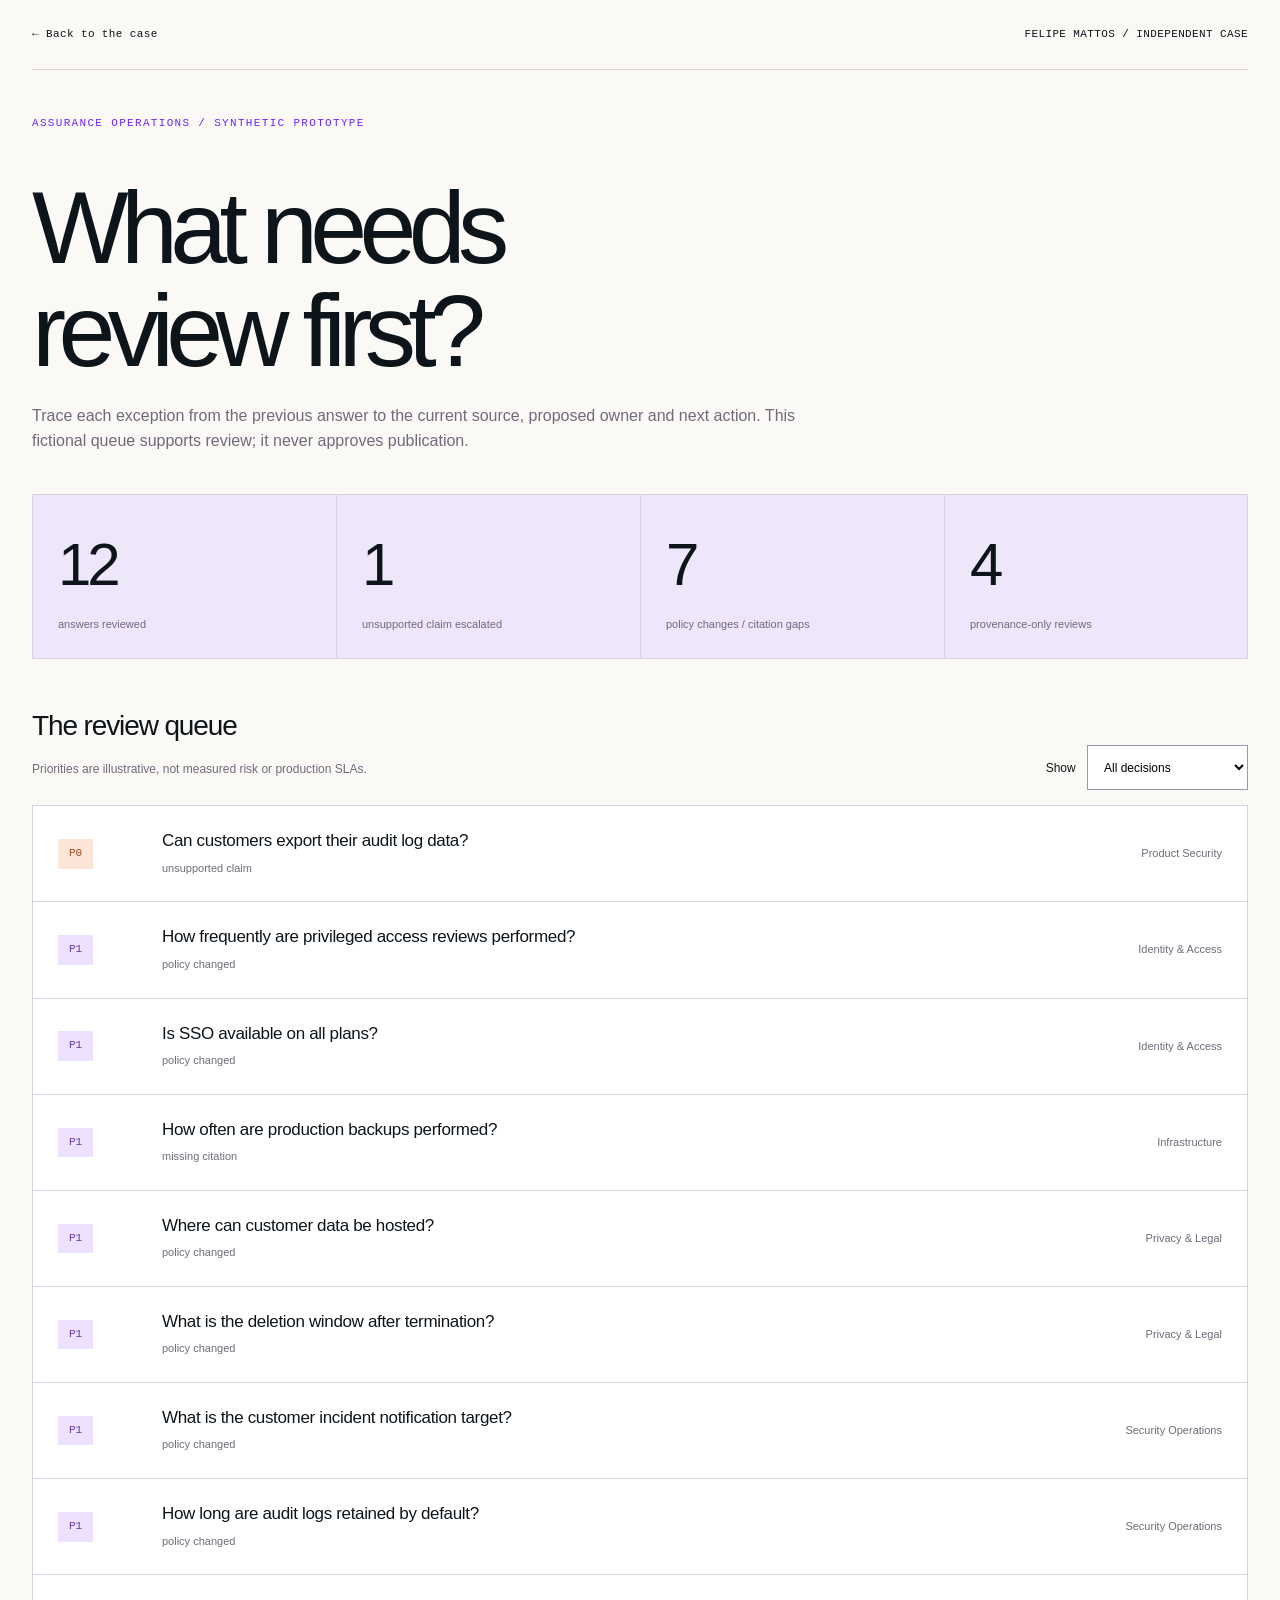
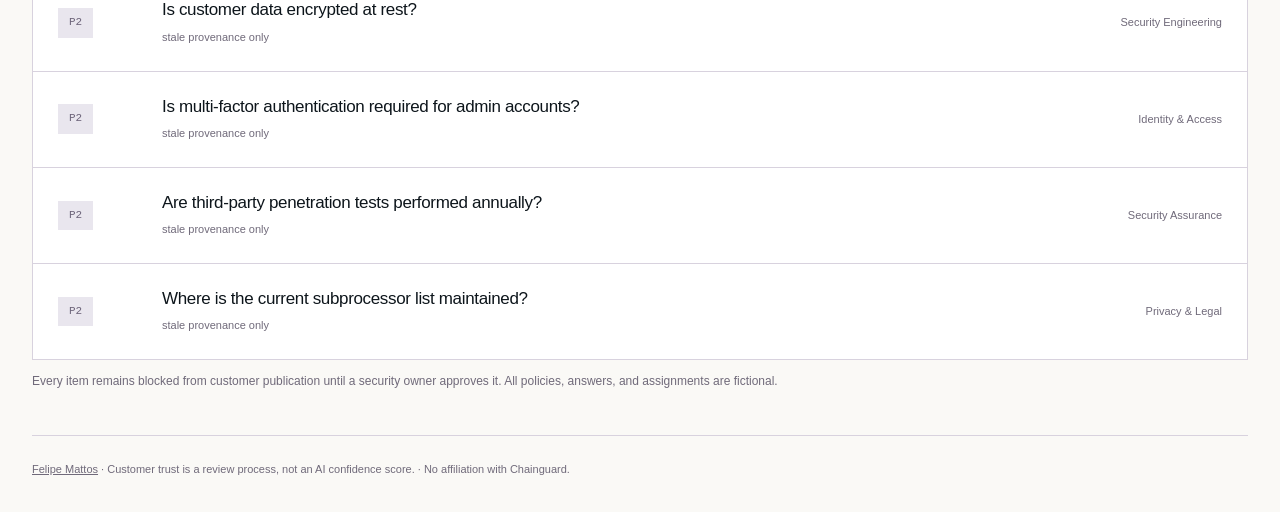
<file: review-queue.html>
<!doctype html><html lang="en"><head><meta charset="utf-8"><meta name="viewport" content="width=device-width,initial-scale=1"><meta name="description" content="A fictional security assurance change-impact triage board, built by Felipe Mattos."><title>Review Queue — Can We Still Trust This Answer?</title><style>
:root{--bg:#f4f5f2;--ink:#18261f;--quiet:#536357;--line:#d5ded6;--accent:#164a36;--warn:#9e4326}*{box-sizing:border-box}body{margin:0;background:var(--bg);color:var(--ink);font:16px/1.55 system-ui,-apple-system,Segoe UI,sans-serif}a{color:inherit}.wrap{max-width:1100px;margin:auto;padding:0 22px}header{padding:25px 0;display:flex;align-items:center;justify-content:space-between;border-bottom:1px solid var(--line);gap:20px;font-size:13px}h1{font-size:clamp(44px,7vw,82px);letter-spacing:-.065em;line-height:1;margin:48px 0 22px}h2{font-size:24px;letter-spacing:-.04em}p{max-width:720px;color:var(--quiet)}.kicker{font-size:12px;font-weight:750;letter-spacing:.12em;text-transform:uppercase;color:var(--accent)}.stats{display:grid;grid-template-columns:repeat(4,1fr);gap:12px;margin:34px 0}.stat{background:white;padding:20px;border:1px solid var(--line)}.stat b{display:block;font-size:39px;letter-spacing:-.06em}.stat span{font-size:12px;color:var(--quiet)}.controls{display:flex;align-items:center;justify-content:space-between;gap:12px;flex-wrap:wrap;margin:35px 0 15px}select{background:white;border:1px solid var(--line);padding:12px;font:inherit;max-width:100%}.item{border:1px solid var(--line);background:white;margin-bottom:10px}.item summary{cursor:pointer;list-style:none;padding:20px;display:grid;grid-template-columns:85px 1fr auto;gap:18px;align-items:center}.item summary::-webkit-details-marker{display:none}.pill{background:#e7eee9;color:var(--accent);border-radius:99px;padding:5px 8px;font-size:12px;font-weight:750;width:max-content}.p0{background:#ffebe5;color:#922f1c}.p1{background:#fef2e2;color:#814b12}.item h3{font-size:16px;margin:0}.item summary small{color:var(--quiet)}.content{border-top:1px solid var(--line);padding:16px 20px 22px;display:grid;grid-template-columns:1fr 1fr;gap:16px}.content strong{font-size:12px;text-transform:uppercase;letter-spacing:.06em}.content p{margin:5px 0 12px;color:var(--ink)}footer{border-top:1px solid var(--line);margin-top:44px;padding:25px 0 50px;color:var(--quiet);font-size:13px}.note{font-size:13px}.empty{padding:25px}a:focus-visible,select:focus-visible,summary:focus-visible{outline:3px solid #357e5c;outline-offset:2px}@media(max-width:720px){.stats{grid-template-columns:repeat(2,1fr)}.item summary{grid-template-columns:58px 1fr;gap:10px}.item summary small{grid-column:2}.content{grid-template-columns:1fr}}
/* Shared visual identity for the independent assurance review board. */
:root{--bg:#faf9f6;--ink:#0d151b;--quiet:#706a7a;--line:#d8d2de;--accent:#6d25fb;--warn:#9b471e}body{font-family:Arial,Helvetica,sans-serif}.wrap{max-width:1380px;padding-inline:32px}header{padding-block:26px;font-size:11px;font-family:ui-monospace,Consolas,monospace;letter-spacing:.035em}header>a{text-decoration:none}h1{font-size:clamp(60px,8vw,112px);font-weight:500;letter-spacing:-.075em;margin-top:45px;max-width:1000px}h2{font-weight:500;font-size:28px}.kicker{font-family:ui-monospace,Consolas,monospace;font-size:11px;font-weight:400}.stats{gap:0;margin-top:40px}.stat{border-right:0;padding:23px 25px;background:#eee7fa}.stat:last-child{border-right:1px solid var(--line)}.stat b{font-size:60px;font-weight:500;letter-spacing:-.07em}.stat span{font-size:11px}.controls{margin-top:45px;align-items:flex-end}.controls label{font-size:12px}select{border-color:#9f93b1;min-height:45px;margin-left:8px;border-radius:0;font-size:12px}.item{margin-bottom:0;border-bottom:0}.item:last-child{border-bottom:1px solid var(--line)}.item summary{padding:22px 25px;grid-template-columns:80px 1fr 190px;gap:24px;transition:background .2s}.item summary:hover{background:#f0e9fa}.item summary h3{font-weight:500;font-size:17px;letter-spacing:-.02em}.item summary small{font-size:11px}.item summary>small{text-align:right}.pill{border-radius:0;font:11px/1.4 ui-monospace,Consolas,monospace;font-weight:400;background:#e9e1f4;color:#634184;padding:7px 11px}.pill.p0{background:#fce4d8;color:#9b471e}.pill.p1{background:#eee1ff;color:#6a34a7}.pill.p2{background:#e9e6ee;color:#6b6278}.content{padding:26px;background:#f1ecf8;gap:40px}.content strong{font:10px/1.5 ui-monospace,Consolas,monospace;letter-spacing:.05em;color:#897298}.content p{font-size:14px;max-width:100%;margin:9px 0 20px}.note{font-size:12px}main>p{max-width:780px}footer{font-size:11px;padding-bottom:34px}a:focus-visible,select:focus-visible,summary:focus-visible{outline:3px solid #9861ff;outline-offset:4px}@media(max-width:720px){.wrap{padding-inline:17px}header{font-size:10px;gap:15px}header>span{max-width:175px;text-align:right}h1{font-size:65px}.stats{grid-template-columns:repeat(2,1fr)}.stat{padding:20px}.stat:nth-child(2){border-right:1px solid var(--line)}.stat:nth-child(3),.stat:nth-child(4){border-top:0}.stat b{font-size:50px}.stat span{font-size:11px}.controls{gap:20px}.controls label{width:100%;display:flex;align-items:center;justify-content:space-between}.controls select{flex:1;max-width:280px}.item summary{grid-template-columns:58px 1fr;padding:20px 17px;gap:15px}.item summary>small{grid-column:2;text-align:left;font-size:11px}.item summary h3{font-size:16px}.content{grid-template-columns:1fr;padding:22px 20px;gap:0}.content strong{font-size:11px}.content p{font-size:13px}}@media(prefers-reduced-motion:reduce){*{scroll-behavior:auto!important;transition:none!important}}
</style></head><body><div class="wrap"><header><a href="./">← Back to the case</a><span>FELIPE MATTOS / INDEPENDENT CASE</span></header><main><div class="kicker" style="margin-top:45px">Assurance operations / Synthetic prototype</div><h1>What needs<br>review first?</h1><p>Trace each exception from the previous answer to the current source, proposed owner and next action. This fictional queue supports review; it never approves publication.</p><div class="stats" id="stats"></div><div class="controls"><div><h2 style="margin:0">The review queue</h2><p class="note">Priorities are illustrative, not measured risk or production SLAs.</p></div><label for="filter">Show <select id="filter"><option value="all">All decisions</option><option value="P0">P0 — Escalate</option><option value="P1">P1 — Rewrite / repair</option><option value="P2">P2 — Revalidate</option><option value="unsupported_claim">Unsupported claim</option><option value="policy_changed">Policy changed</option><option value="missing_citation">Missing citation</option><option value="stale_provenance_only">Stale provenance</option></select></label></div><div id="items" aria-live="polite"></div><p class="note">Every item remains blocked from customer publication until a security owner approves it. All policies, answers, and assignments are fictional.</p></main><footer><a href="https://github.com/felipervm">Felipe Mattos</a> · Customer trust is a review process, not an AI confidence score. · No affiliation with Chainguard.</footer></div><script id="queue-data" type="application/json">{"metadata":{"title":"Assurance change-impact queue","scope":"Synthetic, deterministic exercise only","current_knowledge_version":"2026-09","not_an_agent_benchmark":true,"gate":"All outgoing claims require human security owner approval"},"summary":{"total_answers_reviewed":12,"blocked_pending_approval":12,"by_reason":{"missing_citation":1,"policy_changed":6,"stale_provenance_only":4,"unsupported_claim":1},"by_priority":{"P0":1,"P1":7,"P2":4}},"items":[{"policy_id":"EXPORT-09","topic":"exports","question":"Can customers export their audit log data?","owner":"Product Security","source_version":"2026-01","required_version":"2026-09","source_changed":false,"reason":"unsupported_claim","decision":"block_and_escalate","priority":"P0","publish_blocked":true,"action":"Check the unsupported customer-facing claim against authoritative evidence before drafting a replacement.","evidence":{"previous_claim":"This vendor is certified to ISO 27001.","approved_current_text":"Customers can export their audit logs.","cited_policy_id":"EXPORT-09","findings":["answer_conflicts_with_current_policy","source_version_outdated"]},"review_state":"pending_human_approval"},{"policy_id":"ACCESS-12","topic":"access_reviews","question":"How frequently are privileged access reviews performed?","owner":"Identity & Access","source_version":"2026-01","required_version":"2026-09","source_changed":true,"reason":"policy_changed","decision":"rewrite_and_review","priority":"P1","publish_blocked":true,"action":"Update the answer from the current approved policy, then obtain owner sign-off.","evidence":{"previous_claim":"Privileged access reviews are performed quarterly.","approved_current_text":"Privileged access reviews are performed monthly.","cited_policy_id":"ACCESS-12","findings":["answer_conflicts_with_current_policy","source_version_outdated"]},"review_state":"pending_human_approval"},{"policy_id":"AUTH-01","topic":"sso","question":"Is SSO available on all plans?","owner":"Identity & Access","source_version":"2026-01","required_version":"2026-09","source_changed":true,"reason":"policy_changed","decision":"rewrite_and_review","priority":"P1","publish_blocked":true,"action":"Update the answer from the current approved policy, then obtain owner sign-off.","evidence":{"previous_claim":"SSO is available on all plans.","approved_current_text":"SSO is available on Business and Enterprise plans only.","cited_policy_id":"AUTH-01","findings":["answer_conflicts_with_current_policy","source_version_outdated"]},"review_state":"pending_human_approval"},{"policy_id":"BACK-08","topic":"backups","question":"How often are production backups performed?","owner":"Infrastructure","source_version":"2026-01","required_version":"2026-09","source_changed":false,"reason":"missing_citation","decision":"repair_evidence_and_review","priority":"P1","publish_blocked":true,"action":"Attach the current authoritative policy citation and request owner confirmation.","evidence":{"previous_claim":"Production backups are performed daily.","approved_current_text":"Production backups are performed daily.","cited_policy_id":null,"findings":["citation_missing_or_wrong","source_version_outdated"]},"review_state":"pending_human_approval"},{"policy_id":"DATA-02","topic":"data_residency","question":"Where can customer data be hosted?","owner":"Privacy & Legal","source_version":"2026-01","required_version":"2026-09","source_changed":true,"reason":"policy_changed","decision":"rewrite_and_review","priority":"P1","publish_blocked":true,"action":"Update the answer from the current approved policy, then obtain owner sign-off.","evidence":{"previous_claim":"Customer data is hosted in the United States only.","approved_current_text":"Customers can choose US or EU hosting.","cited_policy_id":"DATA-02","findings":["answer_conflicts_with_current_policy","source_version_outdated"]},"review_state":"pending_human_approval"},{"policy_id":"DELETE-11","topic":"data_deletion","question":"What is the deletion window after termination?","owner":"Privacy & Legal","source_version":"2026-01","required_version":"2026-09","source_changed":true,"reason":"policy_changed","decision":"rewrite_and_review","priority":"P1","publish_blocked":true,"action":"Update the answer from the current approved policy, then obtain owner sign-off.","evidence":{"previous_claim":"Customer data is deleted within 30 days after termination.","approved_current_text":"Customer data is deleted within 60 days after termination.","cited_policy_id":"DELETE-11","findings":["answer_conflicts_with_current_policy","source_version_outdated"]},"review_state":"pending_human_approval"},{"policy_id":"INC-03","topic":"incident_notice","question":"What is the customer incident notification target?","owner":"Security Operations","source_version":"2026-01","required_version":"2026-09","source_changed":true,"reason":"policy_changed","decision":"rewrite_and_review","priority":"P1","publish_blocked":true,"action":"Update the answer from the current approved policy, then obtain owner sign-off.","evidence":{"previous_claim":"Our notification target is within 72 hours of confirmation.","approved_current_text":"Our notification target is within 48 hours of confirmation.","cited_policy_id":"INC-03","findings":["answer_conflicts_with_current_policy","source_version_outdated"]},"review_state":"pending_human_approval"},{"policy_id":"LOG-05","topic":"audit_logs","question":"How long are audit logs retained by default?","owner":"Security Operations","source_version":"2026-01","required_version":"2026-09","source_changed":true,"reason":"policy_changed","decision":"rewrite_and_review","priority":"P1","publish_blocked":true,"action":"Update the answer from the current approved policy, then obtain owner sign-off.","evidence":{"previous_claim":"Audit logs are retained for 30 days by default.","approved_current_text":"Audit logs are retained for 90 days by default.","cited_policy_id":"LOG-05","findings":["answer_conflicts_with_current_policy","source_version_outdated"]},"review_state":"pending_human_approval"},{"policy_id":"ENC-04","topic":"encryption","question":"Is customer data encrypted at rest?","owner":"Security Engineering","source_version":"2026-01","required_version":"2026-09","source_changed":false,"reason":"stale_provenance_only","decision":"revalidate_provenance","priority":"P2","publish_blocked":true,"action":"Verify the claim remains unchanged, refresh evidence version, and request owner confirmation.","evidence":{"previous_claim":"Customer data is encrypted at rest.","approved_current_text":"Customer data is encrypted at rest.","cited_policy_id":"ENC-04","findings":["source_version_outdated"]},"review_state":"pending_human_approval"},{"policy_id":"MFA-07","topic":"mfa","question":"Is multi-factor authentication required for admin accounts?","owner":"Identity & Access","source_version":"2026-01","required_version":"2026-09","source_changed":false,"reason":"stale_provenance_only","decision":"revalidate_provenance","priority":"P2","publish_blocked":true,"action":"Verify the claim remains unchanged, refresh evidence version, and request owner confirmation.","evidence":{"previous_claim":"MFA is required for admin accounts.","approved_current_text":"MFA is required for admin accounts.","cited_policy_id":"MFA-07","findings":["source_version_outdated"]},"review_state":"pending_human_approval"},{"policy_id":"PENTEST-10","topic":"penetration_tests","question":"Are third-party penetration tests performed annually?","owner":"Security Assurance","source_version":"2026-01","required_version":"2026-09","source_changed":false,"reason":"stale_provenance_only","decision":"revalidate_provenance","priority":"P2","publish_blocked":true,"action":"Verify the claim remains unchanged, refresh evidence version, and request owner confirmation.","evidence":{"previous_claim":"Independent penetration tests are performed annually.","approved_current_text":"Independent penetration tests are performed annually.","cited_policy_id":"PENTEST-10","findings":["source_version_outdated"]},"review_state":"pending_human_approval"},{"policy_id":"SUB-06","topic":"subprocessor","question":"Where is the current subprocessor list maintained?","owner":"Privacy & Legal","source_version":"2026-01","required_version":"2026-09","source_changed":false,"reason":"stale_provenance_only","decision":"revalidate_provenance","priority":"P2","publish_blocked":true,"action":"Verify the claim remains unchanged, refresh evidence version, and request owner confirmation.","evidence":{"previous_claim":"The current subprocessor list is maintained in the Trust Center.","approved_current_text":"The current subprocessor list is maintained in the Trust Center.","cited_policy_id":"SUB-06","findings":["source_version_outdated"]},"review_state":"pending_human_approval"}]}</script><script>const payload=JSON.parse(document.querySelector('#queue-data').textContent);const stats=document.querySelector('#stats'),target=document.querySelector('#items'),filter=document.querySelector('#filter');const cards=[[payload.summary.total_answers_reviewed,'answers reviewed'],[payload.summary.by_reason.unsupported_claim,'unsupported claim escalated'],[payload.summary.by_priority.P1,'policy changes / citation gaps'],[payload.summary.by_reason.stale_provenance_only,'provenance-only reviews']];stats.innerHTML=cards.map(([n,label])=>`<div class="stat"><b>${n}</b><span>${label}</span></div>`).join('');function text(tag,value,className){const e=document.createElement(tag);e.textContent=value;if(className)e.className=className;return e}function render(){target.replaceChildren();let items=payload.items.filter(x=>filter.value==='all'||x.priority===filter.value||x.reason===filter.value);if(!items.length){target.append(text('p','No cases in this category.','empty'));return}items.forEach(x=>{const d=text('details','','item'),s=document.createElement('summary');s.append(text('span',x.priority,'pill '+x.priority.toLowerCase()));const title=document.createElement('div');title.append(text('h3',x.question),text('small',x.reason.replaceAll('_',' ')));s.append(title,text('small',x.owner));d.append(s);const detail=document.createElement('div');detail.className='content';const a=document.createElement('div'),b=document.createElement('div');a.append(text('strong','Previous response fixture'),text('p',x.evidence.previous_claim),text('strong','Current approved policy text'),text('p',x.evidence.approved_current_text));b.append(text('strong','Next action'),text('p',x.action),text('strong','Proposed review team'),text('p',x.owner),text('strong','Evidence version'),text('p',x.source_version+' → '+x.required_version));detail.append(a,b);d.append(detail);target.append(d)})}const requested=new URLSearchParams(location.search).get('reason');if([...filter.options].some(option=>option.value===requested))filter.value=requested;filter.addEventListener('change',render);render();document.body.dataset.ready='trust-queue-v2';
</script></body></html>
</file>
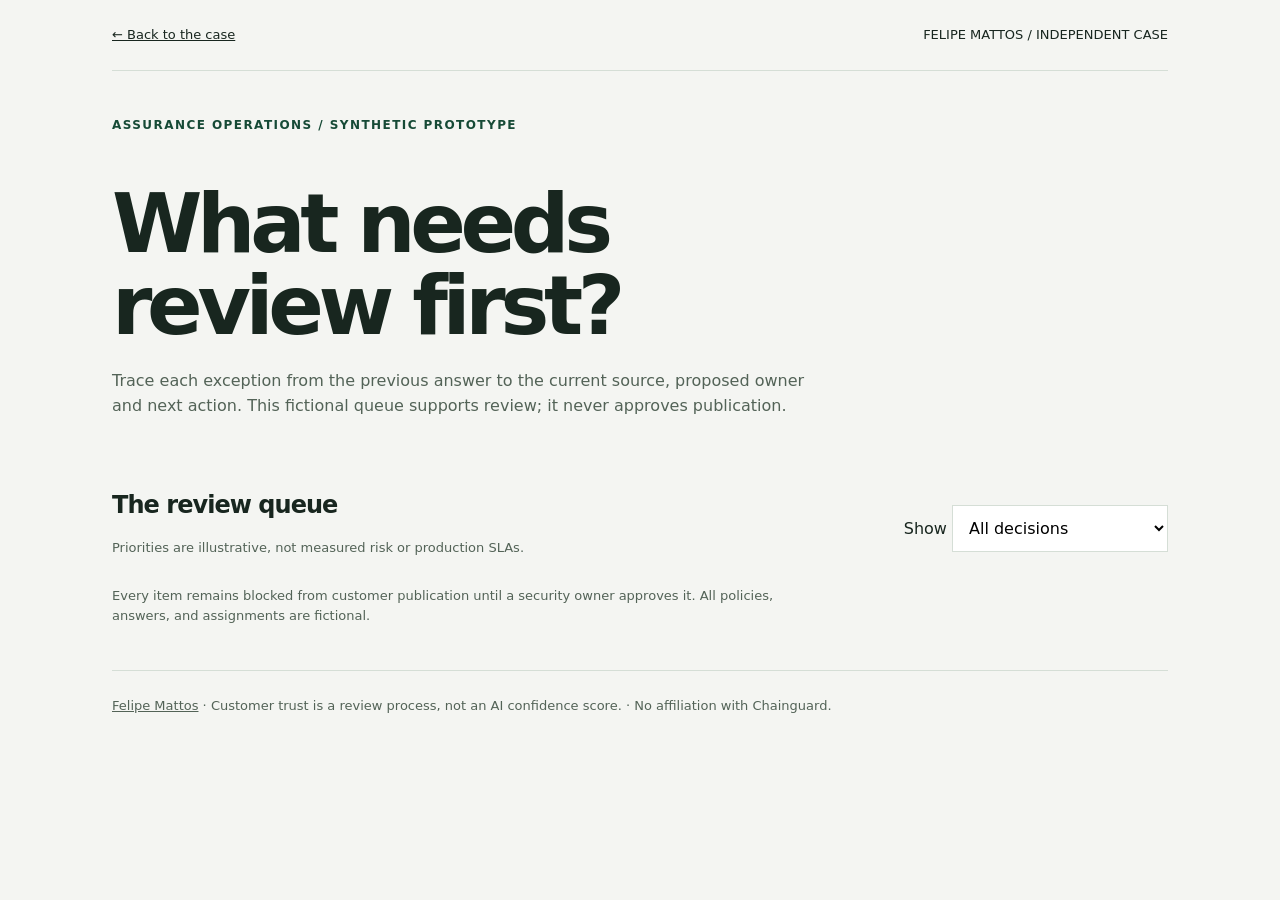
<file: site/queue-template.html>
<!doctype html><html lang="en"><head><meta charset="utf-8"><meta name="viewport" content="width=device-width,initial-scale=1"><meta name="description" content="A fictional security assurance change-impact triage board, built by Felipe Mattos."><title>Review Queue — Can We Still Trust This Answer?</title><style>
:root{--bg:#f4f5f2;--ink:#18261f;--quiet:#536357;--line:#d5ded6;--accent:#164a36;--warn:#9e4326}*{box-sizing:border-box}body{margin:0;background:var(--bg);color:var(--ink);font:16px/1.55 system-ui,-apple-system,Segoe UI,sans-serif}a{color:inherit}.wrap{max-width:1100px;margin:auto;padding:0 22px}header{padding:25px 0;display:flex;align-items:center;justify-content:space-between;border-bottom:1px solid var(--line);gap:20px;font-size:13px}h1{font-size:clamp(44px,7vw,82px);letter-spacing:-.065em;line-height:1;margin:48px 0 22px}h2{font-size:24px;letter-spacing:-.04em}p{max-width:720px;color:var(--quiet)}.kicker{font-size:12px;font-weight:750;letter-spacing:.12em;text-transform:uppercase;color:var(--accent)}.stats{display:grid;grid-template-columns:repeat(4,1fr);gap:12px;margin:34px 0}.stat{background:white;padding:20px;border:1px solid var(--line)}.stat b{display:block;font-size:39px;letter-spacing:-.06em}.stat span{font-size:12px;color:var(--quiet)}.controls{display:flex;align-items:center;justify-content:space-between;gap:12px;flex-wrap:wrap;margin:35px 0 15px}select{background:white;border:1px solid var(--line);padding:12px;font:inherit;max-width:100%}.item{border:1px solid var(--line);background:white;margin-bottom:10px}.item summary{cursor:pointer;list-style:none;padding:20px;display:grid;grid-template-columns:85px 1fr auto;gap:18px;align-items:center}.item summary::-webkit-details-marker{display:none}.pill{background:#e7eee9;color:var(--accent);border-radius:99px;padding:5px 8px;font-size:12px;font-weight:750;width:max-content}.p0{background:#ffebe5;color:#922f1c}.p1{background:#fef2e2;color:#814b12}.item h3{font-size:16px;margin:0}.item summary small{color:var(--quiet)}.content{border-top:1px solid var(--line);padding:16px 20px 22px;display:grid;grid-template-columns:1fr 1fr;gap:16px}.content strong{font-size:12px;text-transform:uppercase;letter-spacing:.06em}.content p{margin:5px 0 12px;color:var(--ink)}footer{border-top:1px solid var(--line);margin-top:44px;padding:25px 0 50px;color:var(--quiet);font-size:13px}.note{font-size:13px}.empty{padding:25px}a:focus-visible,select:focus-visible,summary:focus-visible{outline:3px solid #357e5c;outline-offset:2px}@media(max-width:720px){.stats{grid-template-columns:repeat(2,1fr)}.item summary{grid-template-columns:58px 1fr;gap:10px}.item summary small{grid-column:2}.content{grid-template-columns:1fr}}
__QUEUE_THEME__</style></head><body><div class="wrap"><header><a href="./">← Back to the case</a><span>FELIPE MATTOS / INDEPENDENT CASE</span></header><main><div class="kicker" style="margin-top:45px">Assurance operations / Synthetic prototype</div><h1>What needs<br>review first?</h1><p>Trace each exception from the previous answer to the current source, proposed owner and next action. This fictional queue supports review; it never approves publication.</p><div class="stats" id="stats"></div><div class="controls"><div><h2 style="margin:0">The review queue</h2><p class="note">Priorities are illustrative, not measured risk or production SLAs.</p></div><label for="filter">Show <select id="filter"><option value="all">All decisions</option><option value="P0">P0 — Escalate</option><option value="P1">P1 — Rewrite / repair</option><option value="P2">P2 — Revalidate</option><option value="unsupported_claim">Unsupported claim</option><option value="policy_changed">Policy changed</option><option value="missing_citation">Missing citation</option><option value="stale_provenance_only">Stale provenance</option></select></label></div><div id="items" aria-live="polite"></div><p class="note">Every item remains blocked from customer publication until a security owner approves it. All policies, answers, and assignments are fictional.</p></main><footer><a href="https://github.com/felipervm">Felipe Mattos</a> · Customer trust is a review process, not an AI confidence score. · No affiliation with Chainguard.</footer></div><script id="queue-data" type="application/json">__PAYLOAD__</script><script>__QUEUE_APP__</script></body></html>
</file>
